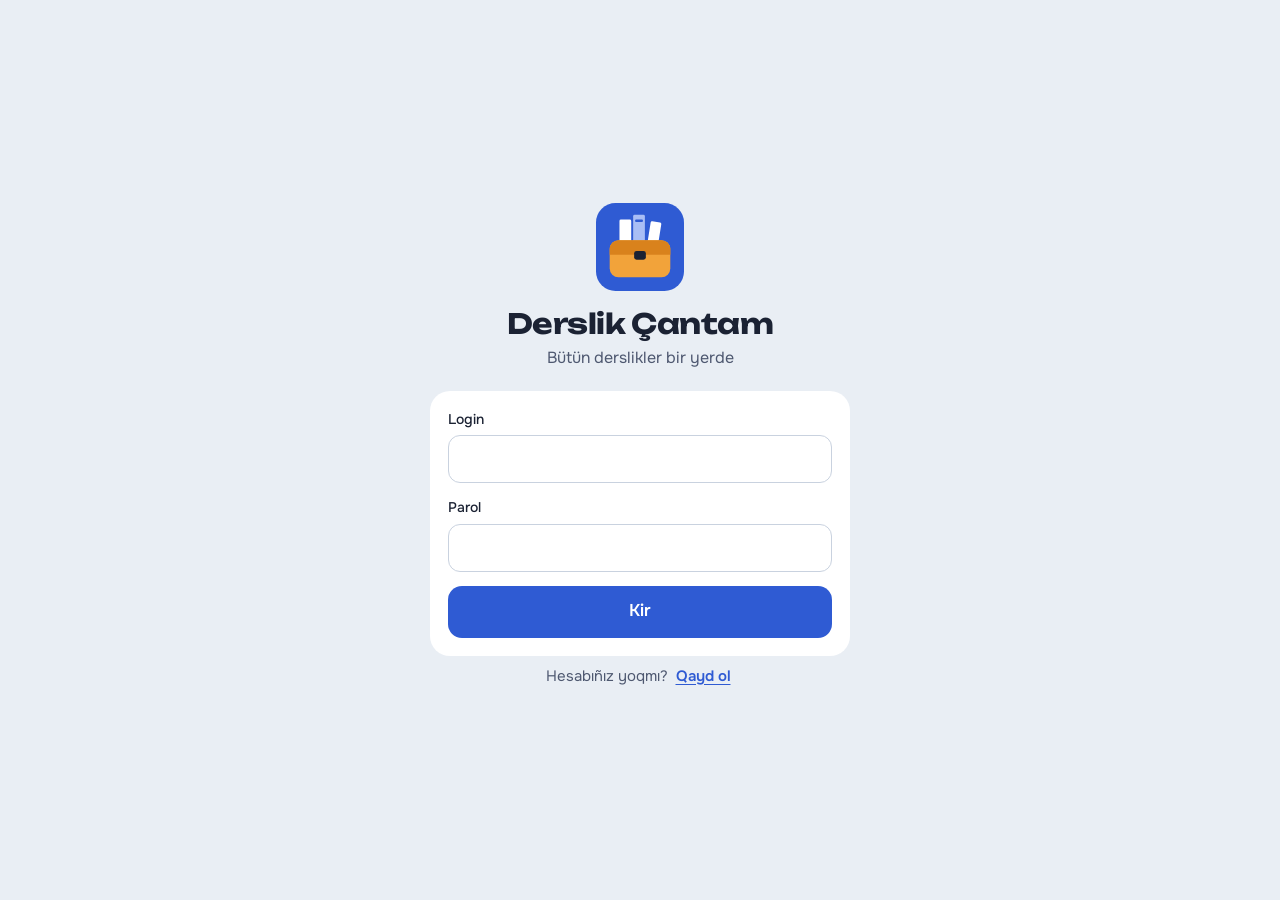
<file: index.html>
<!doctype html>
<html lang="crh">
<head>
<meta charset="utf-8">
<meta name="viewport" content="width=device-width, initial-scale=1, viewport-fit=cover">
<title>Derslik Çantam</title>
<meta name="description" content="Bütün derslikler bir yerde">
<meta name="theme-color" content="#2F5BD3">
<link rel="manifest" href="manifest.webmanifest">
<link rel="icon" href="icons/icon.svg" type="image/svg+xml">
<link rel="apple-touch-icon" href="icons/icon-180.png">
<meta name="apple-mobile-web-app-capable" content="yes">
<meta name="mobile-web-app-capable" content="yes">
<meta name="apple-mobile-web-app-title" content="Çantam">
<meta name="apple-mobile-web-app-status-bar-style" content="default">
<link rel="stylesheet" href="app.css">
</head>
<body>
<svg width="0" height="0" style="position:absolute" aria-hidden="true">
  <symbol id="logo" viewBox="0 0 180 180"><rect width="180" height="180" rx="40" fill="#2F5BD3"/><rect x="48" y="34" width="24" height="56" rx="3" fill="#FFFFFF"/><rect x="76" y="24" width="24" height="66" rx="3" fill="#A9BEF5"/><rect x="104" y="38" width="22" height="52" rx="3" fill="#FFFFFF" transform="rotate(9 115 90)"/><rect x="80" y="34" width="16" height="5" rx="2" fill="#2F5BD3"/><rect x="28" y="76" width="124" height="76" rx="18" fill="#F2A33A"/><path d="M28 94 a18 18 0 0 1 18 -18 h88 a18 18 0 0 1 18 18 v12 h-124 z" fill="#D9821C"/><rect x="78" y="98" width="24" height="18" rx="5" fill="#1B2233"/></symbol>
  <g fill="none" stroke="currentColor" stroke-width="1.8" stroke-linecap="round" stroke-linejoin="round">
  <symbol id="i-menu" viewBox="0 0 24 24"><path d="M4 7h16M4 12h16M4 17h16"/></symbol>
  <symbol id="i-search" viewBox="0 0 24 24"><circle cx="11" cy="11" r="7"/><path d="m20 20-3.5-3.5"/></symbol>
  <symbol id="i-shelf" viewBox="0 0 24 24"><path d="M4 19V5M9 19V5M14 19l-2-14M18 19l2-13M3 19h18"/></symbol>
  <symbol id="i-grid" viewBox="0 0 24 24"><rect x="4" y="4" width="6" height="6" rx="1"/><rect x="14" y="4" width="6" height="6" rx="1"/><rect x="4" y="14" width="6" height="6" rx="1"/><rect x="14" y="14" width="6" height="6" rx="1"/></symbol>
  <symbol id="i-book" viewBox="0 0 24 24"><path d="M4 5h6a2 2 0 0 1 2 2v12a2 2 0 0 0-2-2H4zM20 5h-6a2 2 0 0 0-2 2v12a2 2 0 0 1 2-2h6z"/></symbol>
  <symbol id="i-down" viewBox="0 0 24 24"><path d="M12 4v11M7 10l5 5 5-5M5 20h14"/></symbol>
  <symbol id="i-check" viewBox="0 0 24 24"><path d="M5 12l5 5 9-10"/></symbol>
  <symbol id="i-mark" viewBox="0 0 24 24"><path d="M6 4h12v16l-6-4-6 4z"/></symbol>
  <symbol id="i-lang" viewBox="0 0 24 24"><circle cx="12" cy="12" r="8"/><path d="M4 12h16M12 4a12 12 0 0 1 0 16M12 4a12 12 0 0 0 0 16"/></symbol>
  <symbol id="i-help" viewBox="0 0 24 24"><circle cx="12" cy="12" r="8"/><path d="M10 10a2 2 0 1 1 3 1.7c-.7.4-1 1-1 1.8M12 16.5v.01"/></symbol>
  <symbol id="i-x" viewBox="0 0 24 24"><path d="M6 6l12 12M18 6 6 18"/></symbol>
  <symbol id="i-back" viewBox="0 0 24 24"><path d="M15 5l-7 7 7 7"/></symbol>
  <symbol id="i-next" viewBox="0 0 24 24"><path d="M9 5l7 7-7 7"/></symbol>
  <symbol id="i-plus" viewBox="0 0 24 24"><path d="M12 6v12M6 12h12"/></symbol>
  <symbol id="i-minus" viewBox="0 0 24 24"><path d="M6 12h12"/></symbol>
  <symbol id="i-trash" viewBox="0 0 24 24"><path d="M5 7h14M10 7V5h4v2M7 7l1 13h8l1-13"/></symbol>
  <symbol id="i-user" viewBox="0 0 24 24"><circle cx="12" cy="8" r="4"/><path d="M4 20c1.5-4 4.5-6 8-6s6.5 2 8 6"/></symbol>
  <symbol id="i-users" viewBox="0 0 24 24"><circle cx="9" cy="8" r="3.5"/><path d="M2.5 19c1-3.5 3.5-5 6.5-5s5.5 1.5 6.5 5M16 4.5a3.5 3.5 0 0 1 0 7M18 14c2 .6 3.2 2.3 3.8 5"/></symbol>
  <symbol id="i-upload" viewBox="0 0 24 24"><path d="M12 16V5M7 10l5-5 5 5M5 20h14"/></symbol>
  <symbol id="i-key" viewBox="0 0 24 24"><circle cx="8" cy="15" r="4"/><path d="M11 12l9-9M16 7l3 3"/></symbol>
  <symbol id="i-lock" viewBox="0 0 24 24"><rect x="5" y="11" width="14" height="9" rx="2"/><path d="M8 11V8a4 4 0 0 1 8 0v3"/></symbol>
  <symbol id="i-out" viewBox="0 0 24 24"><path d="M14 4h4a2 2 0 0 1 2 2v12a2 2 0 0 1-2 2h-4M10 16l-4-4 4-4M6 12h10"/></symbol>
  <symbol id="i-gear" viewBox="0 0 24 24"><circle cx="12" cy="12" r="3"/><path d="M12 3v2M12 19v2M3 12h2M19 12h2M5.6 5.6 7 7M17 17l1.4 1.4M5.6 18.4 7 17M17 7l1.4-1.4"/></symbol>
  <symbol id="i-shield" viewBox="0 0 24 24"><path d="M12 3l8 3v6c0 4.5-3.4 8-8 9-4.6-1-8-4.5-8-9V6z"/></symbol>
  <symbol id="i-clock" viewBox="0 0 24 24"><circle cx="12" cy="12" r="8"/><path d="M12 8v4l3 2"/></symbol>
  <symbol id="i-swap" viewBox="0 0 24 24"><path d="M4 8h14l-3-3M20 16H6l3 3"/></symbol>
  </g>
</svg>

<div id="app">
  <aside class="side">
    <div class="brand"><svg class="logo"><use href="#logo"/></svg><b id="sideName"></b></div>
    <button class="side-user" id="sideUser" data-view="profile"></button>
    <div class="side-label" id="sideGradesLabel"></div>
    <div class="side-grades" id="sideGrades"></div>
    <div class="side-links" id="sideLinks"></div>
  </aside>
  <div class="main">
    <header class="top">
      <div class="brand"><svg class="logo"><use href="#logo"/></svg><b id="topName"></b></div>
      <button class="avbtn" id="menuBtn"></button>
    </header>
    <main id="view"></main>
  </div>
  <nav class="tabs" id="tabs"></nav>
</div>

<div class="sheet" id="menu" hidden>
  <div class="sheet-head"><h2 id="menuTitle"></h2><button class="ib" id="menuClose"><svg><use href="#i-x"/></svg></button></div>
  <div id="menuBody"></div>
</div>

<div class="reader" id="reader" hidden>
  <header class="rbar">
    <button class="ib" id="rBack"><svg><use href="#i-back"/></svg></button>
    <div class="rtitle"><b id="rTitle"></b><small id="rSub"></small></div>
    <button class="ib wide-only" id="rZoomOut"><svg><use href="#i-minus"/></svg></button>
    <button class="ib wide-only" id="rZoomIn"><svg><use href="#i-plus"/></svg></button>
    <button class="ib" id="rMark"><svg><use href="#i-mark"/></svg></button>
    <button class="ib dl" id="rDl"><svg><use href="#i-down"/></svg><span></span></button>
  </header>
  <div class="stage" id="stage"></div>
  <footer class="rfoot" id="rFoot">
    <button class="ib big" id="rPrev"><svg><use href="#i-back"/></svg></button>
    <input type="range" id="rRange" min="1" max="1" value="1">
    <div class="pnum" id="rNum"></div>
    <button class="ib big accent" id="rNext"><svg><use href="#i-next"/></svg></button>
  </footer>
</div>

<div class="auth" id="auth" hidden>
  <div class="auth-box">
    <div class="auth-brand"><svg class="logo"><use href="#logo"/></svg><h1 id="aTitle"></h1><p id="aSlogan"></p></div>
    <div id="authBody"></div>
  </div>
</div>

<div class="modal" id="modal" hidden><div class="modal-box" id="modalBox"></div></div>

<div class="modal" id="modal" hidden><div class="modal-box" id="modalBox"></div></div>
<div class="toast" id="toast" role="status"></div>

<script src="strings.js"></script>
<script src="qrcode.js"></script>
<script src="common.js"></script>
<script src="pdfjs/pdf.min.js"></script>
<script src="app.js"></script>
</body>
</html>
</file>
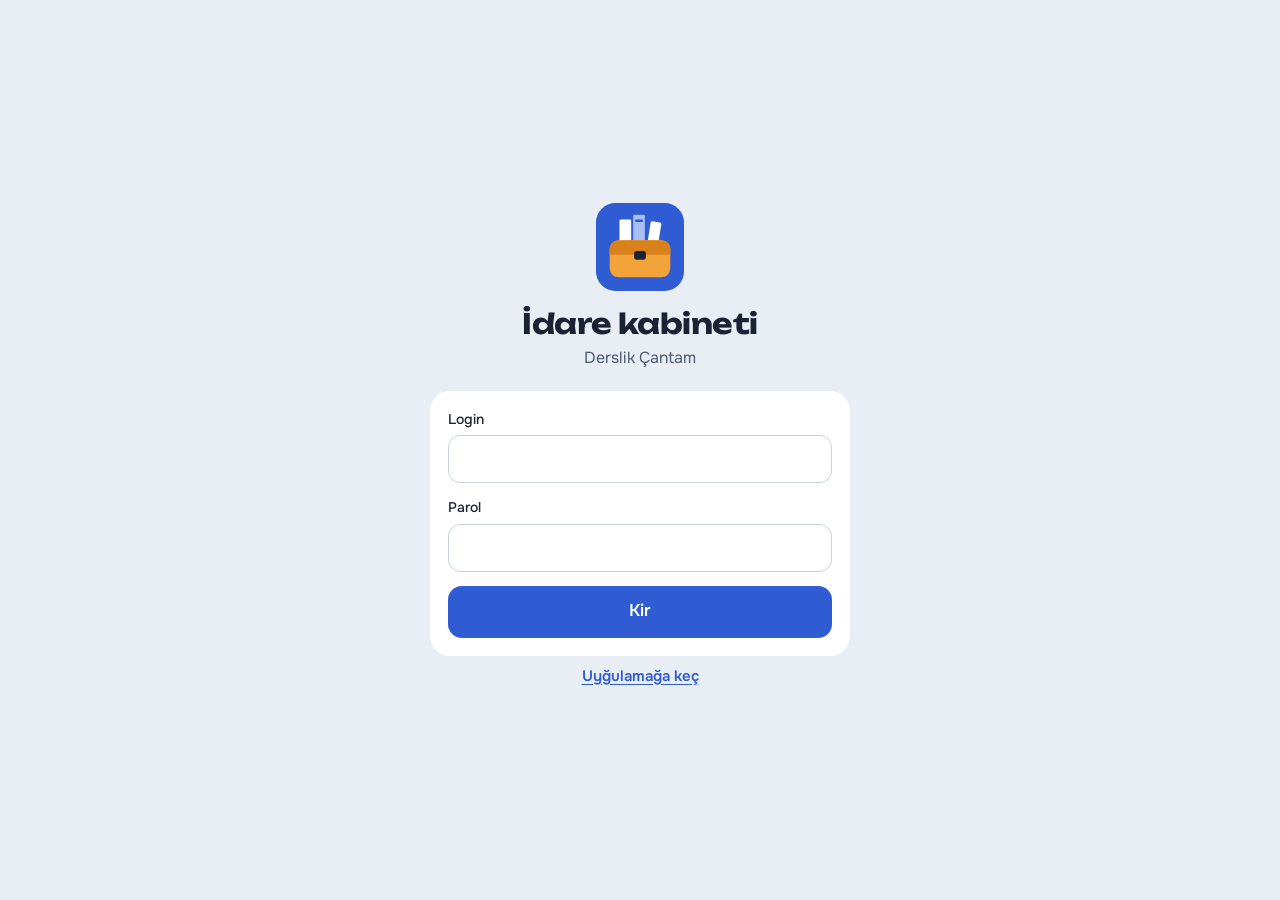
<file: admin/index.html>
<!doctype html>
<html lang="crh">
<head>
<meta charset="utf-8">
<meta name="viewport" content="width=device-width, initial-scale=1, viewport-fit=cover">
<meta name="cantam-root" content="../">
<meta name="robots" content="noindex">
<title>İdare — Derslik Çantam</title>
<meta name="theme-color" content="#1B2233">
<link rel="icon" href="../icons/icon.svg" type="image/svg+xml">
<link rel="apple-touch-icon" href="../icons/icon-180.png">
<link rel="stylesheet" href="../app.css">
<style>
.adm-top{position:sticky;top:0;z-index:5;display:flex;align-items:center;gap:10px;padding:calc(12px + var(--st)) calc(16px + var(--sr)) 12px calc(16px + var(--sl));background:#1B2233;color:#fff}
.adm-top .logo{width:34px;height:34px}
.adm-top b{font-family:var(--d);font-weight:700;font-size:17px;flex:1}
.adm-top small{display:block;font-family:var(--b);font-weight:400;font-size:12px;color:#B8C1D6}
.adm-top .ib{background:rgba(255,255,255,.12);color:#fff}
.adm-main{max-width:900px;margin:0 auto;padding:18px calc(16px + var(--sr)) calc(40px + var(--sb)) calc(16px + var(--sl));display:flex;flex-direction:column;gap:16px}
</style>
</head>
<body>
<svg width="0" height="0" style="position:absolute" aria-hidden="true">
  <symbol id="logo" viewBox="0 0 180 180"><rect width="180" height="180" rx="40" fill="#2F5BD3"/><rect x="48" y="34" width="24" height="56" rx="3" fill="#FFFFFF"/><rect x="76" y="24" width="24" height="66" rx="3" fill="#A9BEF5"/><rect x="104" y="38" width="22" height="52" rx="3" fill="#FFFFFF" transform="rotate(9 115 90)"/><rect x="80" y="34" width="16" height="5" rx="2" fill="#2F5BD3"/><rect x="28" y="76" width="124" height="76" rx="18" fill="#F2A33A"/><path d="M28 94 a18 18 0 0 1 18 -18 h88 a18 18 0 0 1 18 18 v12 h-124 z" fill="#D9821C"/><rect x="78" y="98" width="24" height="18" rx="5" fill="#1B2233"/></symbol>
  <g fill="none" stroke="currentColor" stroke-width="1.8" stroke-linecap="round" stroke-linejoin="round">
  <symbol id="i-menu" viewBox="0 0 24 24"><path d="M4 7h16M4 12h16M4 17h16"/></symbol>
  <symbol id="i-search" viewBox="0 0 24 24"><circle cx="11" cy="11" r="7"/><path d="m20 20-3.5-3.5"/></symbol>
  <symbol id="i-shelf" viewBox="0 0 24 24"><path d="M4 19V5M9 19V5M14 19l-2-14M18 19l2-13M3 19h18"/></symbol>
  <symbol id="i-grid" viewBox="0 0 24 24"><rect x="4" y="4" width="6" height="6" rx="1"/><rect x="14" y="4" width="6" height="6" rx="1"/><rect x="4" y="14" width="6" height="6" rx="1"/><rect x="14" y="14" width="6" height="6" rx="1"/></symbol>
  <symbol id="i-book" viewBox="0 0 24 24"><path d="M4 5h6a2 2 0 0 1 2 2v12a2 2 0 0 0-2-2H4zM20 5h-6a2 2 0 0 0-2 2v12a2 2 0 0 1 2-2h6z"/></symbol>
  <symbol id="i-down" viewBox="0 0 24 24"><path d="M12 4v11M7 10l5 5 5-5M5 20h14"/></symbol>
  <symbol id="i-check" viewBox="0 0 24 24"><path d="M5 12l5 5 9-10"/></symbol>
  <symbol id="i-mark" viewBox="0 0 24 24"><path d="M6 4h12v16l-6-4-6 4z"/></symbol>
  <symbol id="i-lang" viewBox="0 0 24 24"><circle cx="12" cy="12" r="8"/><path d="M4 12h16M12 4a12 12 0 0 1 0 16M12 4a12 12 0 0 0 0 16"/></symbol>
  <symbol id="i-help" viewBox="0 0 24 24"><circle cx="12" cy="12" r="8"/><path d="M10 10a2 2 0 1 1 3 1.7c-.7.4-1 1-1 1.8M12 16.5v.01"/></symbol>
  <symbol id="i-x" viewBox="0 0 24 24"><path d="M6 6l12 12M18 6 6 18"/></symbol>
  <symbol id="i-back" viewBox="0 0 24 24"><path d="M15 5l-7 7 7 7"/></symbol>
  <symbol id="i-next" viewBox="0 0 24 24"><path d="M9 5l7 7-7 7"/></symbol>
  <symbol id="i-plus" viewBox="0 0 24 24"><path d="M12 6v12M6 12h12"/></symbol>
  <symbol id="i-minus" viewBox="0 0 24 24"><path d="M6 12h12"/></symbol>
  <symbol id="i-trash" viewBox="0 0 24 24"><path d="M5 7h14M10 7V5h4v2M7 7l1 13h8l1-13"/></symbol>
  <symbol id="i-user" viewBox="0 0 24 24"><circle cx="12" cy="8" r="4"/><path d="M4 20c1.5-4 4.5-6 8-6s6.5 2 8 6"/></symbol>
  <symbol id="i-users" viewBox="0 0 24 24"><circle cx="9" cy="8" r="3.5"/><path d="M2.5 19c1-3.5 3.5-5 6.5-5s5.5 1.5 6.5 5M16 4.5a3.5 3.5 0 0 1 0 7M18 14c2 .6 3.2 2.3 3.8 5"/></symbol>
  <symbol id="i-upload" viewBox="0 0 24 24"><path d="M12 16V5M7 10l5-5 5 5M5 20h14"/></symbol>
  <symbol id="i-key" viewBox="0 0 24 24"><circle cx="8" cy="15" r="4"/><path d="M11 12l9-9M16 7l3 3"/></symbol>
  <symbol id="i-lock" viewBox="0 0 24 24"><rect x="5" y="11" width="14" height="9" rx="2"/><path d="M8 11V8a4 4 0 0 1 8 0v3"/></symbol>
  <symbol id="i-out" viewBox="0 0 24 24"><path d="M14 4h4a2 2 0 0 1 2 2v12a2 2 0 0 1-2 2h-4M10 16l-4-4 4-4M6 12h10"/></symbol>
  <symbol id="i-gear" viewBox="0 0 24 24"><circle cx="12" cy="12" r="3"/><path d="M12 3v2M12 19v2M3 12h2M19 12h2M5.6 5.6 7 7M17 17l1.4 1.4M5.6 18.4 7 17M17 7l1.4-1.4"/></symbol>
  <symbol id="i-shield" viewBox="0 0 24 24"><path d="M12 3l8 3v6c0 4.5-3.4 8-8 9-4.6-1-8-4.5-8-9V6z"/></symbol>
  <symbol id="i-clock" viewBox="0 0 24 24"><circle cx="12" cy="12" r="8"/><path d="M12 8v4l3 2"/></symbol>
  <symbol id="i-swap" viewBox="0 0 24 24"><path d="M4 8h14l-3-3M20 16H6l3 3"/></symbol>
  </g>
</svg>

<div class="auth" id="auth" hidden>
  <div class="auth-box">
    <div class="auth-brand"><svg class="logo"><use href="#logo"/></svg><h1 id="aTitle"></h1><p id="aSlogan"></p></div>
    <div id="authBody"></div>
  </div>
</div>
<div id="cab" hidden>
  <header class="adm-top"><svg class="logo"><use href="#logo"/></svg><b id="cabTitle"></b>
    <button class="ib" data-toapp id="toAppBtn"><svg><use href="#i-book"/></svg></button>
    <button class="ib" data-logout id="outBtn"><svg><use href="#i-out"/></svg></button></header>
  <main class="adm-main" id="view"></main>
</div>
<div class="modal" id="modal" hidden><div class="modal-box" id="modalBox"></div></div>
<div class="toast" id="toast" role="status"></div>
<script src="../strings.js"></script>
<script src="../common.js"></script>
<script src="admin.js"></script>
</body>
</html>
</file>
<file: app.css>
@font-face{font-family:"Unbounded";font-weight:200 900;font-display:swap;src:url(fonts/unbounded.woff2) format("woff2")}
@font-face{font-family:"Onest";font-weight:100 900;font-display:swap;src:url(fonts/onest.woff2) format("woff2")}

:root{
  --bg:#E9EEF4;--ink:#1B2233;--muted:#4E5870;--card:#FFFFFF;--line:#C9D2DF;--soft:#E3E8F0;
  --accent:#2F5BD3;--accent-ink:#1F43A8;--wood:#9A6A3F;--wood2:#6E4826;--paper:#DDE3EC;
  --d:"Unbounded",system-ui,sans-serif;--b:"Onest",system-ui,-apple-system,"Segoe UI",sans-serif;
  --st:env(safe-area-inset-top,0px);--sb:env(safe-area-inset-bottom,0px);--sl:env(safe-area-inset-left,0px);--sr:env(safe-area-inset-right,0px);
}
*{box-sizing:border-box;-webkit-tap-highlight-color:transparent}
html,body{height:100%}
body{margin:0;background:var(--bg);color:var(--ink);font:16px/1.45 var(--b);-webkit-text-size-adjust:100%;overscroll-behavior:none}
button,input{font:inherit;color:inherit}
button{cursor:pointer;border:0;background:none;padding:0}
a{color:var(--accent)}
:focus-visible{outline:3px solid var(--accent);outline-offset:2px;border-radius:8px}
svg:not(.logo){width:22px;height:22px;fill:none;stroke:currentColor;stroke-width:1.8;stroke-linecap:round;stroke-linejoin:round;flex-shrink:0}
.logo{width:40px;height:40px;flex-shrink:0}
h1,h2{font-family:var(--d);font-weight:700;letter-spacing:-.02em;margin:0;line-height:1.1}
[hidden]{display:none!important}

#app{min-height:100%;display:flex;flex-direction:column}
.main{flex:1;display:flex;flex-direction:column;min-width:0}
.side{display:none}
.top{display:flex;align-items:center;justify-content:space-between;padding:calc(16px + var(--st)) calc(20px + var(--sr)) 8px calc(20px + var(--sl))}
.brand{display:flex;align-items:center;gap:10px}
.brand b{font-family:var(--d);font-weight:700;font-size:20px;letter-spacing:-.02em}
#view{flex:1;padding:8px calc(20px + var(--sr)) calc(96px + var(--sb)) calc(20px + var(--sl));display:flex;flex-direction:column;gap:18px}

.ib{width:44px;height:44px;border-radius:14px;background:var(--bg);display:inline-flex;align-items:center;justify-content:center;flex-shrink:0}
.ib.white{background:var(--card)}
.ib.big{width:52px;height:52px;border-radius:16px}
.ib.accent{background:var(--accent);color:#fff}
.ib.on{color:var(--accent)}
.ib.on svg{fill:currentColor}

.hello p{margin:4px 0 0;color:var(--muted)}
.search{display:flex;align-items:center;gap:10px;height:48px;padding:0 14px;background:var(--card);border-radius:14px;color:var(--muted)}
.search input{flex:1;border:0;background:transparent;font-size:16px;color:var(--ink);outline:none;min-width:0}
.chips{display:flex;gap:8px;overflow-x:auto;scrollbar-width:none;margin:0 -20px;padding:0 20px}
.chips::-webkit-scrollbar{display:none}
.chip{flex-shrink:0;min-width:44px;height:44px;padding:0 14px;border-radius:22px;border:1.5px solid var(--line);font-family:var(--d);font-weight:500;font-size:15px}
.chip.on{background:var(--accent);border-color:var(--accent);color:#fff;font-weight:700}

.conts{display:grid;gap:14px}
.cont{display:flex;gap:14px;align-items:center;padding:12px;background:var(--card);border-radius:18px;text-align:left;width:100%}
.cont .mini{width:56px;height:78px;border-radius:2px 6px 6px 2px;background:var(--c);box-shadow:inset 4px 0 0 rgba(0,0,0,.22);flex-shrink:0}
.cont .t{flex:1;display:flex;flex-direction:column;gap:6px;min-width:0}
.cont small{font-size:13px;color:var(--muted)}
.cont b{font-size:17px;font-weight:600}
.bar{height:6px;background:var(--soft);border-radius:3px;overflow:hidden}
.bar i{display:block;height:100%;background:var(--accent);border-radius:3px}

.shelf{display:flex;flex-direction:column}
.row{display:flex;gap:var(--gap,14px);align-items:flex-end;padding:0 12px}
.plank{height:14px;background:var(--wood);border-radius:3px 3px 7px 7px;border-bottom:4px solid var(--wood2)}
.names{display:flex;gap:var(--gap,14px);padding:8px 12px 10px;font-size:12px;color:var(--muted)}
.names span{width:var(--bw,98px);overflow:hidden;text-overflow:ellipsis;white-space:nowrap}
.book{width:var(--bw,98px);flex-shrink:0;transform-origin:bottom center;transition:transform .15s}
.book:active{transform:translateY(-4px) rotate(-1.5deg)}
.cover{height:calc(var(--bw,98px) * 1.41);border-radius:3px 8px 8px 3px;background:var(--c);box-shadow:inset 5px 0 0 rgba(0,0,0,.22);color:#fff;padding:10px 8px 8px 14px;display:flex;flex-direction:column;justify-content:space-between;text-align:left;position:relative}
.cover b{font-size:13px;font-weight:600;line-height:1.15;word-break:break-word}
.cover em{font-style:normal;font-size:11px;opacity:.9}
.cover .g{font-family:var(--d);font-weight:700;font-size:calc(var(--bw,98px) * .3);line-height:1}
.cover .soon{position:absolute;bottom:9px;right:7px;font-size:10px;background:rgba(255,255,255,.25);border-radius:6px;padding:1px 6px}
.cover .ok{position:absolute;bottom:8px;right:8px;width:20px;height:20px;border-radius:10px;background:#fff;color:var(--accent);display:flex;align-items:center;justify-content:center}
.cover .ok svg{width:14px;height:14px;stroke-width:2.6}

.gtiles{display:grid;grid-template-columns:repeat(3,minmax(0,1fr));gap:12px}
.gtile{height:96px;border-radius:20px;background:var(--card);display:flex;flex-direction:column;align-items:center;justify-content:center;gap:2px}
.gtile b{font-family:var(--d);font-weight:700;font-size:34px;line-height:1}
.gtile small{font-size:13px;color:var(--muted)}
.gtile.on{background:var(--accent);color:#fff}.gtile.on small{color:#DCE5FB}
.headrow{display:flex;align-items:center;gap:12px}

.list{display:flex;flex-direction:column;gap:10px}
.item{display:flex;align-items:center;gap:14px;padding:10px 12px;background:var(--card);border-radius:16px}
.item .mini{width:40px;height:56px;border-radius:2px 5px 5px 2px;background:var(--c);flex-shrink:0}
.item .t{flex:1;min-width:0;text-align:left}
.item .t small{display:block;color:var(--muted);font-size:13px}
.empty{padding:40px 16px;text-align:center;color:var(--muted)}
.muted{color:var(--muted)}

.tabs{position:fixed;left:0;right:0;bottom:0;display:flex;justify-content:space-around;padding:8px 20px calc(10px + var(--sb));background:var(--card);border-top:1px solid #D8DFE9;z-index:5}
.tab{display:flex;flex-direction:column;align-items:center;gap:3px;min-width:76px;min-height:48px;font-size:12px;color:var(--muted)}
.tab svg{width:24px;height:24px}
.tab.on{color:var(--accent);font-weight:600}

.sheet{position:fixed;inset:0;background:var(--card);z-index:20;display:flex;flex-direction:column;padding:calc(16px + var(--st)) calc(10px + var(--sr)) calc(20px + var(--sb)) calc(10px + var(--sl));overflow-y:auto}
.sheet-head{display:flex;justify-content:space-between;align-items:center;padding:0 10px 12px}
.gcard{margin:0 10px 14px;padding:16px;background:var(--accent);border-radius:20px;color:#fff;display:flex;align-items:center;gap:14px}
.gcard .n{width:52px;height:52px;border-radius:26px;background:rgba(255,255,255,.22);display:flex;align-items:center;justify-content:center;font-family:var(--d);font-weight:700;font-size:20px}
.gcard .t{flex:1}.gcard small{color:#DCE5FB;display:block;font-size:13px}
.gcard button{height:40px;padding:0 14px;border-radius:12px;background:#fff;color:var(--accent-ink);font-size:14px;font-weight:600}
.mrow{display:flex;align-items:center;gap:14px;min-height:60px;padding:8px 14px;border-radius:16px;width:100%;text-align:left}
.mrow.on{background:#EEF2FB}
.mrow .ic{width:42px;height:42px;border-radius:12px;background:var(--bg);display:flex;align-items:center;justify-content:center}
.mrow .t{flex:1;font-size:17px;font-weight:500}
.mrow .t small{display:block;font-size:13px;color:var(--muted);font-weight:400}
.mrow>svg:last-child{width:18px;height:18px;color:#8A93A8}

.reader{position:fixed;inset:0;background:var(--paper);z-index:30;display:flex;flex-direction:column}
.rbar{display:flex;align-items:center;gap:8px;padding:calc(10px + var(--st)) calc(12px + var(--sr)) 10px calc(12px + var(--sl));background:var(--card)}
.rtitle{flex:1;min-width:0;display:flex;flex-direction:column}
.rtitle b{font-weight:600;white-space:nowrap;overflow:hidden;text-overflow:ellipsis}
.rtitle small{font-size:13px;color:var(--muted)}
.dl{width:auto;min-width:44px;padding:0 10px;gap:6px}
.dl span{font-size:14px}
.dl span:empty{display:none}
.dl.done{color:var(--accent)}
.wide-only{display:none}
.stage{flex:1;overflow:auto;display:flex;justify-content:center;align-items:flex-start;padding:16px;-webkit-overflow-scrolling:touch;touch-action:pan-x pan-y pinch-zoom}
.spread{display:flex;margin:auto;box-shadow:0 8px 30px rgba(27,34,51,.2)}
.spread canvas{display:block;background:#fff}
.spread canvas+canvas{border-left:1px solid var(--soft)}
.rfoot{display:flex;align-items:center;gap:14px;padding:12px calc(16px + var(--sr)) calc(14px + var(--sb)) calc(16px + var(--sl));background:var(--card)}
.rfoot input{flex:1;accent-color:var(--accent);height:32px;min-width:0}
.pnum{min-width:78px;text-align:center;font-size:14px;color:var(--muted)}
.pnum b{font-family:var(--d);color:var(--ink);font-size:16px}
.placeholder{margin:auto;text-align:center;max-width:360px;padding:24px}
.placeholder .big{width:130px;height:180px;margin:0 auto 18px;border-radius:3px 9px 9px 3px;background:var(--c);box-shadow:inset 6px 0 0 rgba(0,0,0,.22)}
.toast{position:fixed;left:50%;bottom:calc(90px + var(--sb));transform:translateX(-50%);background:var(--ink);color:#fff;padding:10px 16px;border-radius:12px;font-size:14px;opacity:0;pointer-events:none;transition:opacity .2s;z-index:40;max-width:90vw}
.toast.show{opacity:1}
.install{display:flex;align-items:center;gap:12px;padding:12px 14px;background:var(--card);border-radius:16px}
.install .t{flex:1;font-size:14px}
.btn{height:44px;padding:0 16px;border-radius:14px;background:var(--ink);color:#fff;font-weight:500}

@media (min-width:900px){
  #app{display:grid;grid-template-columns:260px 1fr;height:100%}
  .side{display:flex;flex-direction:column;gap:18px;background:var(--card);padding:calc(28px + var(--st)) 20px calc(24px + var(--sb)) calc(20px + var(--sl));overflow-y:auto}
  .side .logo{width:44px;height:44px}
  .side .brand b{font-size:18px;line-height:1.05}
  .side-label{font-size:14px;color:var(--muted)}
  .side-grades{display:grid;grid-template-columns:repeat(3,minmax(0,1fr));gap:8px}
  .side-grades .chip{width:100%;border-radius:14px;height:52px;padding:0}
  .side-links{margin-top:auto;display:flex;flex-direction:column;gap:8px}
  .side-links button{display:flex;align-items:center;gap:10px;height:48px;padding:0 14px;border-radius:14px;background:var(--bg);font-size:15px;text-align:left}
  .side-links button.on{background:#EEF2FB;color:var(--accent)}
  .main{overflow-y:auto;height:100%}
  .top,.tabs,.chips{display:none}
  #view{padding:calc(28px + var(--st)) calc(36px + var(--sr)) calc(32px + var(--sb)) 36px;gap:24px}
  .hello{display:flex;align-items:center;gap:20px}
  .hello>div{flex:1}
  .hello .search{width:340px}
  .conts{grid-template-columns:repeat(2,minmax(0,1fr))}
  .gtiles{grid-template-columns:repeat(4,minmax(0,1fr))}
  .wide-only{display:inline-flex}
  .toast{bottom:calc(30px + var(--sb))}
}
@media (max-width:899px){.conts .cont:nth-child(n+2){display:none}}
@media (prefers-reduced-motion:reduce){.book,.toast{transition:none}}
.hello .search{margin-top:18px}
@media (min-width:900px){.hello .search{margin-top:0}}

/* ---- auth */
.auth{position:fixed;inset:0;z-index:50;background:var(--bg);overflow-y:auto;display:flex;justify-content:center;padding:calc(24px + var(--st)) 20px calc(24px + var(--sb))}
.auth-box{width:100%;max-width:420px;margin:auto 0;display:flex;flex-direction:column;gap:22px}
.auth-brand{text-align:center}
.auth-brand .logo{width:88px;height:88px}
.auth-brand h1{font-size:28px;margin-top:12px}
.auth-brand p{margin:6px 0 0;color:var(--muted)}
.seg{display:flex;background:#DCE3EE;border-radius:14px;padding:4px;gap:4px}
.seg button{flex:1;height:42px;border-radius:11px;font-weight:600;color:var(--muted)}
.seg button.on{background:var(--card);color:var(--ink)}
.form{display:flex;flex-direction:column;gap:14px;background:var(--card);border-radius:20px;padding:18px}
.fld{display:flex;flex-direction:column;gap:6px}
.fld>span{font-size:14px;font-weight:500}
.fld small{font-size:12px;color:var(--muted)}
.fld input,.fld select{height:48px;border:1.5px solid var(--line);border-radius:12px;padding:0 12px;font-size:16px;background:#fff;color:var(--ink);width:100%}
.fld input:focus,.fld select:focus{outline:none;border-color:var(--accent)}
.fld input[type=file]{padding:10px 12px;height:auto}
.two{display:grid;grid-template-columns:repeat(2,minmax(0,1fr));gap:12px}
.err{color:#B3261E;font-size:14px;min-height:0}
.err:empty{display:none}
.btn-main{height:52px;border-radius:14px;background:var(--accent);color:#fff;font-weight:600;font-size:17px}
.btn-main:disabled{opacity:.6}
.btn-ghost{height:48px;border-radius:14px;background:var(--bg);font-weight:500}
.pending{text-align:center;display:flex;flex-direction:column;gap:14px;background:var(--card);border-radius:20px;padding:24px}
.pending .ico{width:64px;height:64px;border-radius:32px;background:#FDF1E4;color:#C4610F;display:flex;align-items:center;justify-content:center;margin:0 auto}
.pending .ico svg{width:32px;height:32px}
.pending h2{font-size:22px}

/* ---- admin */
.badge{display:inline-flex;align-items:center;justify-content:center;min-width:20px;height:20px;padding:0 6px;border-radius:10px;background:#D93025;color:#fff;font-size:12px;font-weight:600;line-height:1}
.tab{position:relative}
.tab .badge{position:absolute;top:-4px;left:calc(50% + 6px)}
.seg.adm{background:var(--card);overflow-x:auto;scrollbar-width:none}
.seg.adm button{flex:0 0 auto;padding:0 14px;display:flex;align-items:center;gap:6px}
.seg.adm button.on{background:var(--bg)}
.arow{display:flex;align-items:center;gap:12px;padding:12px;background:var(--card);border-radius:16px}
.arow .av{width:44px;height:44px;border-radius:22px;background:var(--bg);display:flex;align-items:center;justify-content:center;font-family:var(--d);font-weight:700;font-size:14px;flex-shrink:0}
.arow .t{flex:1;min-width:0}
.arow .t b{display:block;font-weight:600;white-space:nowrap;overflow:hidden;text-overflow:ellipsis}
.arow .t small{color:var(--muted);font-size:13px}
.arow .acts{display:flex;gap:8px;flex-shrink:0}
.pill{font-size:11px;padding:2px 8px;border-radius:8px;background:var(--bg);color:var(--muted);margin-left:6px;font-weight:500;vertical-align:middle}
.pill.pending{background:#FDF1E4;color:#9A4A0B}.pill.blocked{background:#FBE4E2;color:#A1251B}.pill.teacher,.pill.admin{background:#E4EBFB;color:var(--accent-ink)}
.sbtn{height:40px;padding:0 14px;border-radius:12px;font-size:14px;font-weight:600;background:var(--bg)}
.sbtn.ok{background:var(--accent);color:#fff}
.sbtn.no{color:#A1251B}
.tools{display:flex;gap:10px;flex-wrap:wrap;align-items:center}
.tools .search{flex:1;min-width:200px}
.tools select{height:48px;border-radius:14px;border:0;background:var(--card);padding:0 12px;font-size:15px}
.progress{height:8px;background:var(--soft);border-radius:4px;overflow:hidden}
.progress i{display:block;height:100%;width:0;background:var(--accent);transition:width .2s}
.gh{font-family:var(--d);font-weight:700;font-size:15px;margin:6px 0 -4px}
.code{font-family:var(--d);font-size:22px;font-weight:700;letter-spacing:.04em;background:var(--bg);border-radius:12px;padding:12px;text-align:center;user-select:all}

/* ---- modal */
.modal{position:fixed;inset:0;z-index:60;background:rgba(27,34,51,.45);display:flex;align-items:flex-end;justify-content:center}
.modal-box{width:100%;max-width:480px;background:var(--card);border-radius:22px 22px 0 0;padding:20px 20px calc(20px + var(--sb));display:flex;flex-direction:column;gap:14px;max-height:90vh;overflow-y:auto}
.modal-box h2{font-size:20px}
@media (min-width:600px){.modal{align-items:center}.modal-box{border-radius:22px}}
.userline{display:flex;align-items:center;gap:12px;padding:0 10px 14px}
.userline .av{width:44px;height:44px;border-radius:22px;background:var(--bg);display:flex;align-items:center;justify-content:center;font-family:var(--d);font-weight:700}
.userline .t{flex:1}.userline small{display:block;color:var(--muted);font-size:13px}
.arow.stack{flex-wrap:wrap}
.arow.stack .acts{width:100%;justify-content:flex-end}
.sbtn{display:inline-flex;align-items:center;gap:6px}
.sbtn svg{width:18px;height:18px}
.btn-ghost,.btn-main{display:inline-flex;align-items:center;justify-content:center;gap:8px}
@media (max-width:599px){.seg.adm{display:grid;grid-template-columns:repeat(2,minmax(0,1fr))}.seg.adm button{justify-content:center}}
.pill{display:inline-block}.arow.stack .t{flex:1 1 60%}
.qrbox{width:210px;max-width:100%;margin:0 auto;background:#fff;border-radius:12px;padding:6px}
.qrbox svg{width:100%;height:auto;display:block}
.btn-main.share{background:#1FA855}
.ftitle{font-size:20px;margin:0 0 2px}
.alink{text-align:center;margin:0;color:var(--muted);font-size:15px}
.alink button{color:var(--accent);font-weight:600;font-size:15px;padding:10px 4px;text-decoration:underline;text-underline-offset:3px}
.pcard{display:flex;align-items:center;gap:16px;background:var(--card);border-radius:20px;padding:18px}
.av.big{width:64px;height:64px;border-radius:32px;background:var(--accent);color:#fff;display:flex;align-items:center;justify-content:center;font-family:var(--d);font-weight:700;font-size:22px;flex-shrink:0}
.pcard h2{font-size:20px}
.prow{display:flex;justify-content:space-between;gap:12px;padding:6px 0;border-bottom:1px solid var(--soft);font-size:15px}
.prow:last-child{border-bottom:0}
.prow span{color:var(--muted)}
.prow b{font-weight:600;text-align:right}
button.userline{background:none;border-radius:14px}
button.userline>svg:last-child{width:18px;height:18px;color:#8A93A8}
.chk{display:flex;align-items:center;gap:10px;font-size:15px}
.chk input{width:22px;height:22px;accent-color:var(--accent)}
.srow{display:flex;gap:8px;align-items:center}
.srow input{flex:1;height:44px;border:1.5px solid var(--line);border-radius:12px;padding:0 12px;font-size:16px}
.side-user{display:none}
@media (min-width:900px){
  .side-user{display:flex;align-items:center;gap:12px;width:100%;padding:12px;border-radius:16px;background:var(--bg);text-align:left}
  .side-user.on{background:#EEF2FB}
  .side-user .av{width:44px;height:44px;border-radius:22px;background:var(--accent);color:#fff;display:flex;align-items:center;justify-content:center;font-family:var(--d);font-weight:700;font-size:15px;flex-shrink:0}
  .side-user .t{min-width:0;display:flex;flex-direction:column;gap:2px}
  .side-user b{font-weight:600;font-size:15px;line-height:1.2}
  .side-user small{font-size:13px;color:var(--muted);line-height:1.25}
}
.fixbox summary{cursor:pointer;display:flex;align-items:center;gap:8px;font-weight:600;list-style:none}
.fixbox summary::-webkit-details-marker{display:none}
.fixbox summary svg{width:20px;height:20px;color:var(--accent)}
.cover{overflow:hidden}
.cover .cimg{position:absolute;inset:0;width:100%;height:100%;object-fit:cover;display:block;border-radius:inherit}
.cover .ok{z-index:1}
.names span{display:flex;flex-direction:column;gap:1px;white-space:normal;overflow:visible}
.names b{font-weight:600;color:var(--ink);font-size:12px;line-height:1.25;display:-webkit-box;-webkit-line-clamp:2;-webkit-box-orient:vertical;overflow:hidden}
.names i{font-style:normal;font-size:11px;line-height:1.25;display:-webkit-box;-webkit-line-clamp:3;-webkit-box-orient:vertical;overflow:hidden}
img.mini{object-fit:cover;background:var(--soft)}
.coverrow{display:flex;gap:12px;align-items:flex-start}
.cvprev{width:64px;height:88px;border-radius:3px 7px 7px 3px;background:var(--soft);flex-shrink:0;overflow:hidden}
.cvprev img{width:100%;height:100%;object-fit:cover;display:block}
.coverrow input[type=url]{height:44px;border:1.5px solid var(--line);border-radius:12px;padding:0 12px;font-size:15px;width:100%}
.coverrow input[type=file]{font-size:14px}
.install .btn{flex-shrink:0}
.install .ib{background:transparent}
.steps{margin:0;padding-left:22px;display:flex;flex-direction:column;gap:12px;font-size:16px;line-height:1.45}
.guide summary{cursor:pointer;display:flex;align-items:center;gap:10px;font-weight:600;font-size:16px;list-style:none}
.guide summary::-webkit-details-marker{display:none}
.guide summary svg{color:var(--accent)}
.guide summary span{flex:1}
.guide summary::after{content:"›";font-size:22px;color:#8A93A8;transition:transform .15s}
.guide[open] summary::after{transform:rotate(90deg)}
.gbody{display:flex;flex-direction:column;gap:12px;margin-top:12px}
.guide{gap:0;padding:16px 18px}
.names .prog{font-style:normal;display:flex;flex-direction:column;gap:3px;margin-top:4px;font-size:11px;color:var(--muted)}
.names .prog .bar{display:block;height:4px;background:var(--soft);border-radius:2px;overflow:hidden}
.names .prog .bar i{display:block;height:100%;background:var(--accent);border-radius:2px}
.cover .cont-tag{position:absolute;z-index:2;top:8px;left:12px;right:8px;width:max-content;max-width:calc(100% - 20px);font-size:10px;font-weight:600;background:var(--accent);color:#fff;border-radius:6px;padding:2px 7px;box-shadow:0 2px 6px rgba(0,0,0,.25)}
.cover.tagged{padding-top:30px}
.avbtn{width:44px;height:44px;border-radius:22px;background:var(--accent);color:#fff;font-family:var(--d);font-weight:700;font-size:15px;display:flex;align-items:center;justify-content:center;flex-shrink:0}
.avbtn.on{box-shadow:0 0 0 3px #F2A33A}
.plist{background:var(--card);border-radius:20px;overflow:hidden}
.pitem{display:flex;align-items:center;gap:12px;width:100%;min-height:56px;padding:0 16px;border-bottom:1px solid var(--soft);text-align:left;font-size:16px;font-weight:500;background:none}
.plist>.pitem:last-child,.plist>details.pitem:last-child summary{border-bottom:0}
details.pitem{display:block;padding:0;min-height:0}
details.pitem summary{display:flex;align-items:center;gap:12px;min-height:56px;padding:0 16px;cursor:pointer;list-style:none}
details.pitem summary::-webkit-details-marker{display:none}
.pitem span{flex:1}
.pitem svg{color:var(--accent)}
.pitem>svg:first-child{flex-shrink:0}
button.pitem::after,details.pitem summary::after{content:"›";font-size:22px;color:#8A93A8}
details.pitem[open] summary::after{transform:rotate(90deg)}
button.pitem:disabled{color:var(--ink);opacity:1}
button.pitem:disabled::after{content:""}
.pitem.danger{color:#A1251B}.pitem.danger svg{color:#A1251B}.pitem.danger::after{content:""}
.pbody{padding:0 16px 16px}
.pform{display:flex;flex-direction:column;gap:14px}
@media (min-width:900px){.top{display:none}}
@media (min-width:600px) and (max-width:899px){
  #view{padding-left:calc(32px + var(--sl));padding-right:calc(32px + var(--sr))}
  .top{padding-left:calc(32px + var(--sl));padding-right:calc(32px + var(--sr))}
  .names span{font-size:13px}.names b{font-size:14px}.names i{font-size:12px}
  .cover b{font-size:15px}
}
.asban{position:sticky;top:0;z-index:40;display:flex;align-items:center;gap:10px;padding:calc(8px + var(--st)) 16px 8px;background:#F2A33A;color:#1B2233;font-weight:600;font-size:14px}
.asban span{flex:1}
.asban button{height:34px;padding:0 14px;border-radius:10px;background:#1B2233;color:#fff;font-size:13px;font-weight:600}
a.btn-ghost{text-decoration:none;color:var(--ink)}
.asban{position:sticky;top:0;z-index:40;display:flex;align-items:center;gap:10px;padding:calc(8px + var(--st)) 16px 8px;background:#F2A33A;color:#1B2233;font-weight:600;font-size:14px}
.asban span{flex:1}
.asban button{height:34px;padding:0 14px;border-radius:10px;background:#1B2233;color:#fff;font-size:13px;font-weight:600}
a.btn-ghost{text-decoration:none;color:var(--ink)}
/* ---- кто в сети (кабинет) */
.stats4{display:grid;grid-template-columns:repeat(4,minmax(0,1fr));gap:8px}
.stats4>div{background:var(--card);border-radius:14px;padding:10px 12px}
.stats4 b{display:block;font-family:var(--d);font-size:22px;font-weight:700}
.stats4 span{font-size:12px;color:var(--muted)}
.ok{color:#1A8F49}.bad{color:#A1251B}
.chips2{display:flex;gap:8px;flex-wrap:wrap}
.chip2{height:36px;padding:0 14px;border-radius:18px;background:var(--card);font-size:14px;color:var(--muted)}
.chip2.on{background:var(--accent);color:#fff}
.srow2{display:grid;grid-template-columns:44px minmax(0,1fr) auto;align-items:center;gap:12px;width:100%;padding:10px 12px;background:var(--card);border-radius:16px;text-align:left}
.srow2 .av{position:relative;width:44px;height:44px;border-radius:22px;background:var(--bg);display:flex;align-items:center;justify-content:center;font-family:var(--d);font-weight:700;font-size:14px}
.srow2 .dot{position:absolute;right:-1px;bottom:-1px;width:13px;height:13px;border-radius:7px;border:2px solid #fff}
.dot.g{background:#1FA855}.dot.y{background:#F2A33A}.dot.n{background:#C9D2DF}
.srow2 .c1{min-width:0}.srow2 .c1 b{display:block;font-weight:600;white-space:nowrap;overflow:hidden;text-overflow:ellipsis}
.srow2 small{display:block;font-size:12px;color:var(--muted)}
.srow2 .c2{font-size:13px;text-align:right}
.srow2 .c3{display:none}
.wk{display:flex;gap:3px}.wk i{width:10px;height:14px;border-radius:3px;background:var(--soft)}.wk i.a{background:var(--accent)}
.bars14{display:flex;gap:3px;align-items:flex-end;height:36px}.bars14 i{flex:1;height:18%;background:var(--soft);border-radius:3px}.bars14 i.a{height:100%;background:var(--accent)}
@media (min-width:700px){
  .srow2{grid-template-columns:44px minmax(0,1.3fr) minmax(0,1fr) auto}
  .srow2 .c2{text-align:left}
  .srow2 .c3{display:block}
}
@media (max-width:520px){.stats4{grid-template-columns:repeat(2,minmax(0,1fr))}}
.modal-box>*{flex-shrink:0}
</file>
